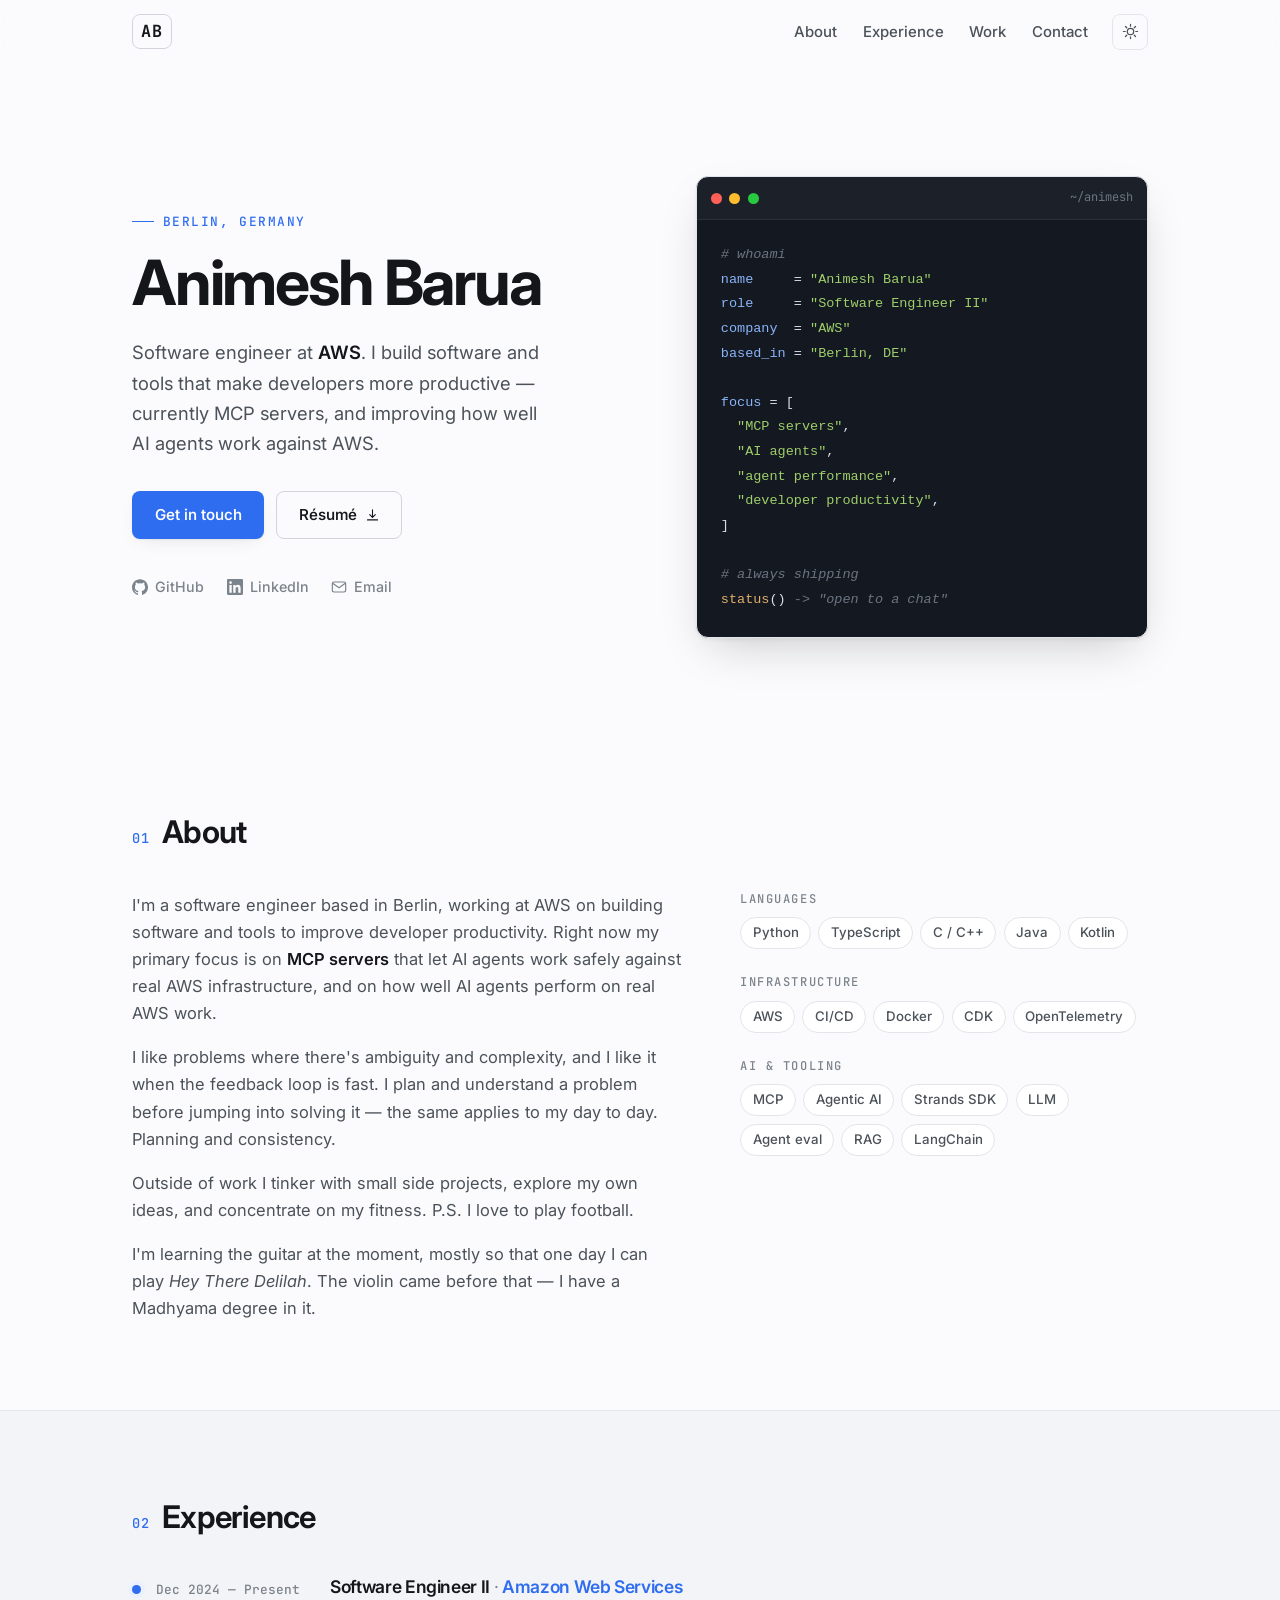
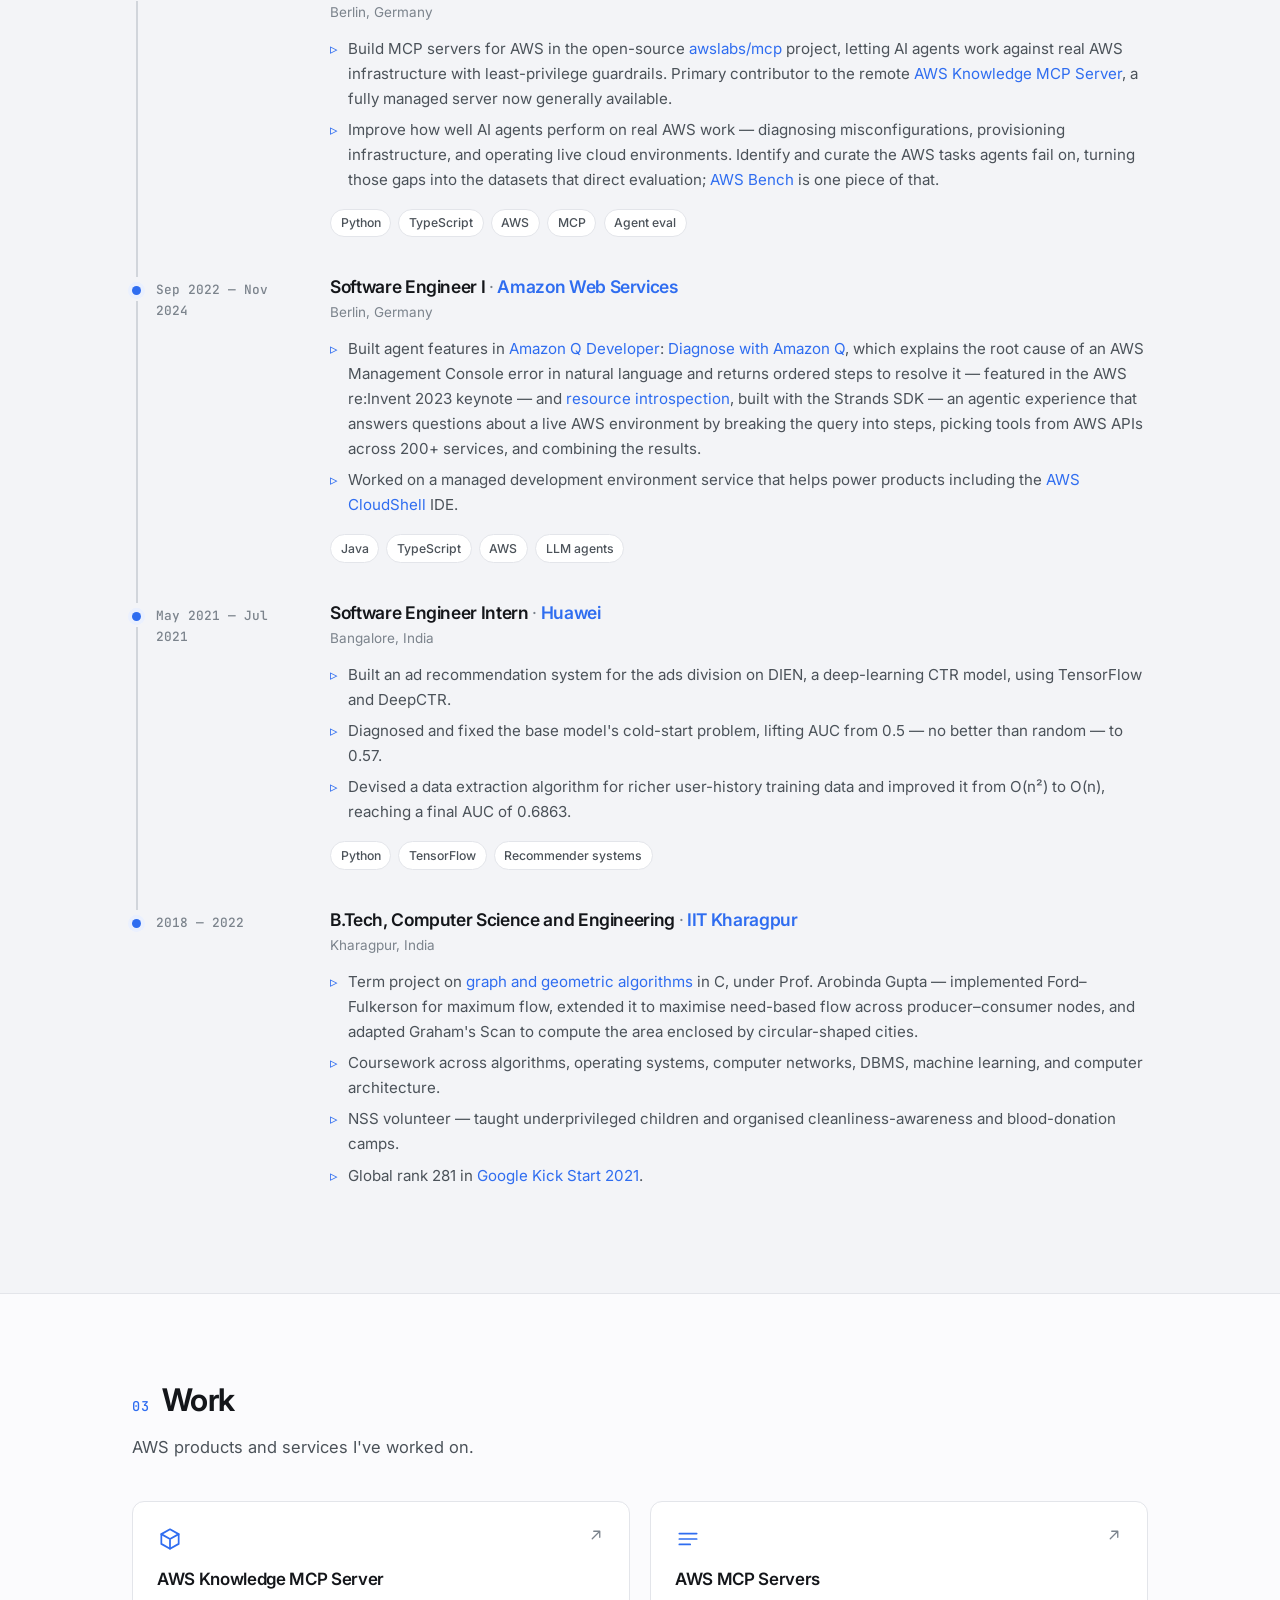
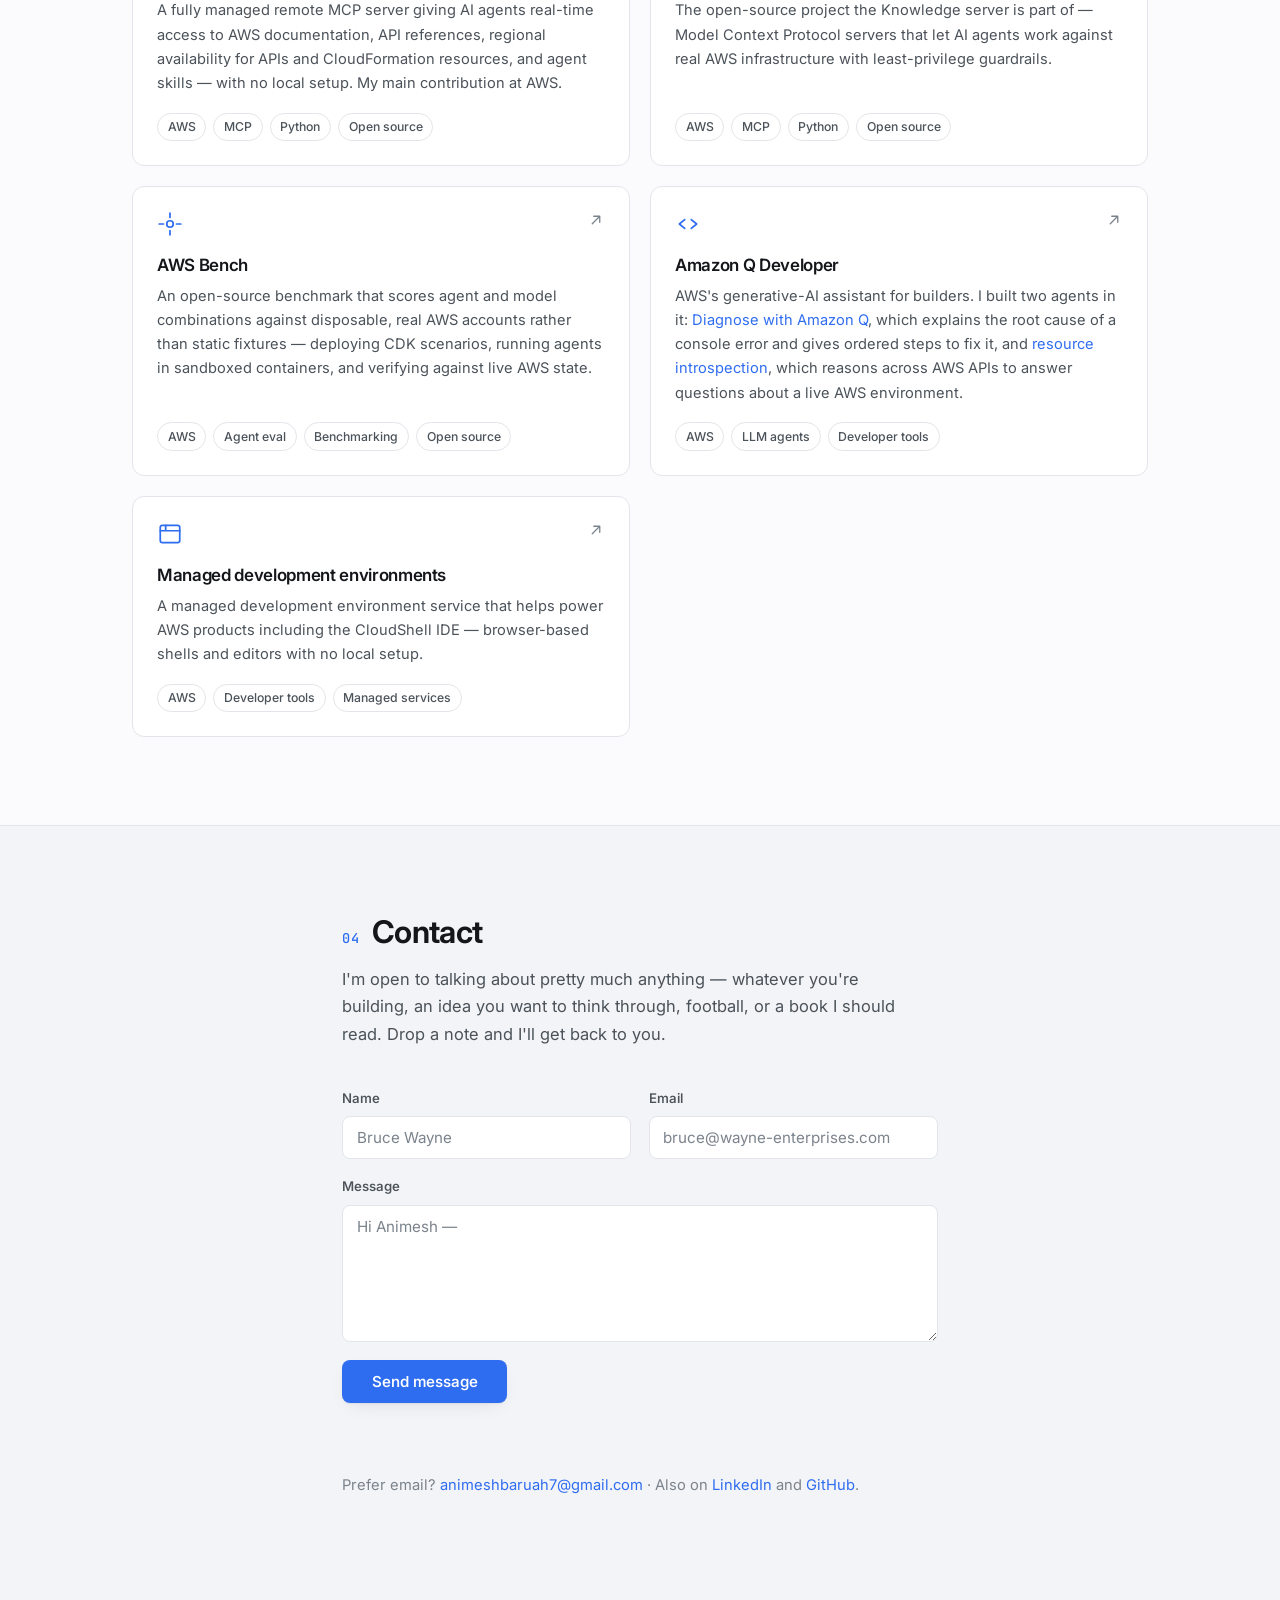
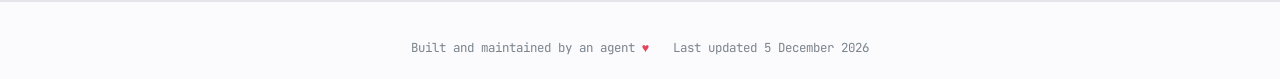
<file: index.html>
<!DOCTYPE html>
<html lang="en">
<head>
<meta charset="utf-8">
<meta name="viewport" content="width=device-width, initial-scale=1">
<title>Animesh Barua — Software Engineer</title>
<meta name="description" content="Animesh Barua — software engineer at AWS in Berlin. Building MCP servers for AWS, and working on agent evaluation and benchmarking.">

<!-- Social preview -->
<meta property="og:title" content="Animesh Barua — Software Engineer">
<meta property="og:description" content="Software engineer at AWS in Berlin. Building MCP servers for AWS, and working on agent evaluation and benchmarking.">
<meta property="og:type" content="website">
<meta property="og:url" content="https://animebar.github.io/">
<meta property="og:image" content="https://avatars.githubusercontent.com/u/45335572?v=4">
<meta name="twitter:card" content="summary">

<link rel="canonical" href="https://animebar.github.io/">

<!-- Set the theme before the stylesheet loads, so dark-mode visitors never
     see a flash of the light theme. main.js re-applies the same value once
     it runs; this block only exists to win the race against first paint.
     404.html carries its own copy. -->
<script>
  (function () {
    var saved = null;
    try { saved = localStorage.getItem('theme'); } catch (e) { /* private mode */ }
    var dark = saved
      ? saved === 'dark'
      : window.matchMedia && window.matchMedia('(prefers-color-scheme: dark)').matches;
    document.documentElement.setAttribute('data-theme', dark ? 'dark' : 'light');
  })();
</script>

<link rel="icon" href="data:image/svg+xml,<svg xmlns='http://www.w3.org/2000/svg' viewBox='0 0 100 100'><text y='.9em' font-size='90'>⌘</text></svg>">
<link rel="preconnect" href="https://fonts.googleapis.com">
<link rel="preconnect" href="https://fonts.gstatic.com" crossorigin>
<link href="https://fonts.googleapis.com/css2?family=Inter:wght@400;500;600;700&family=JetBrains+Mono:wght@400;500&display=swap" rel="stylesheet">
<link rel="stylesheet" href="assets/style.css">

<!-- Structured data: tells search engines this page is a person, and ties
     it to the GitHub and LinkedIn profiles of the same person. Keep the
     facts here in sync with the page itself. -->
<script type="application/ld+json">
{
  "@context": "https://schema.org",
  "@type": "Person",
  "name": "Animesh Barua",
  "url": "https://animebar.github.io/",
  "image": "https://avatars.githubusercontent.com/u/45335572?v=4",
  "jobTitle": "Software Engineer II",
  "worksFor": {
    "@type": "Organization",
    "name": "Amazon Web Services",
    "url": "https://aws.amazon.com/"
  },
  "alumniOf": {
    "@type": "CollegeOrUniversity",
    "name": "Indian Institute of Technology Kharagpur",
    "url": "https://www.iitkgp.ac.in/"
  },
  "address": {
    "@type": "PostalAddress",
    "addressLocality": "Berlin",
    "addressCountry": "DE"
  },
  "knowsAbout": [
    "Model Context Protocol",
    "AI agents",
    "Agent evaluation",
    "Developer tooling",
    "Amazon Web Services"
  ],
  "sameAs": [
    "https://github.com/animebar",
    "https://www.linkedin.com/in/animesh-barua-077406182/"
  ]
}
</script>
</head>
<body>

<a class="skip-link" href="#main">Skip to content</a>

<header class="site-header">
  <nav class="nav" aria-label="Main">
    <a class="nav-brand" href="#top">AB</a>
    <ul class="nav-links">
      <li><a href="#about">About</a></li>
      <li><a href="#experience">Experience</a></li>
      <li><a href="#work">Work</a></li>
      <li><a href="#contact">Contact</a></li>
    </ul>
    <button id="theme-toggle" class="theme-toggle" type="button" aria-label="Toggle dark mode">
      <svg class="icon-sun" viewBox="0 0 24 24" aria-hidden="true"><circle cx="12" cy="12" r="4.5"/><path d="M12 2v2.5M12 19.5V22M2 12h2.5M19.5 12H22M4.9 4.9l1.8 1.8M17.3 17.3l1.8 1.8M19.1 4.9l-1.8 1.8M6.7 17.3l-1.8 1.8"/></svg>
      <svg class="icon-moon" viewBox="0 0 24 24" aria-hidden="true"><path d="M20 14.5A8.5 8.5 0 1 1 9.5 4a7 7 0 0 0 10.5 10.5z"/></svg>
    </button>
  </nav>
</header>

<main id="main">

  <!-- ============ HERO ============ -->
  <section class="hero" id="top">
    <div class="wrap hero-inner">
      <div class="hero-text">
        <p class="eyebrow">Berlin, Germany</p>
        <h1>Animesh Barua</h1>
        <p class="tagline">
          Software engineer at <strong>AWS</strong>. I build software and tools
          that make developers more productive — currently MCP servers, and
          improving how well AI agents work against AWS.
        </p>
        <div class="hero-actions">
          <a class="btn btn-primary" href="#contact">Get in touch</a>
          <a class="btn btn-ghost" href="assets/resume.pdf">
            Résumé
            <svg viewBox="0 0 24 24" aria-hidden="true" class="btn-icon"><path d="M12 3v12m0 0l-4.5-4.5M12 15l4.5-4.5M4 19h16"/></svg>
          </a>
        </div>
        <ul class="socials" aria-label="Profiles">
          <li><a href="https://github.com/animebar" aria-label="GitHub">
            <svg viewBox="0 0 24 24" aria-hidden="true"><path fill="currentColor" stroke="none" d="M12 .5C5.37.5 0 5.87 0 12.5c0 5.3 3.44 9.8 8.21 11.39.6.11.82-.26.82-.58v-2.03c-3.34.73-4.04-1.61-4.04-1.61-.55-1.39-1.34-1.76-1.34-1.76-1.09-.75.08-.73.08-.73 1.2.08 1.84 1.24 1.84 1.24 1.07 1.83 2.81 1.3 3.5 1 .11-.78.42-1.3.76-1.6-2.67-.3-5.47-1.34-5.47-5.96 0-1.32.47-2.4 1.24-3.24-.13-.3-.54-1.52.12-3.18 0 0 1.01-.32 3.3 1.23a11.5 11.5 0 0 1 6.01 0c2.29-1.55 3.3-1.23 3.3-1.23.66 1.66.25 2.88.12 3.18.77.84 1.24 1.92 1.24 3.24 0 4.63-2.81 5.65-5.49 5.95.43.37.81 1.1.81 2.22v3.29c0 .32.21.7.83.58C20.56 22.29 24 17.8 24 12.5 24 5.87 18.63.5 12 .5z"/></svg>
            <span>GitHub</span>
          </a></li>
          <li><a href="https://www.linkedin.com/in/animesh-barua-077406182/" aria-label="LinkedIn">
            <svg viewBox="0 0 24 24" aria-hidden="true"><path fill="currentColor" stroke="none" d="M20.45 20.45h-3.55v-5.57c0-1.33-.02-3.04-1.85-3.04-1.85 0-2.14 1.45-2.14 2.94v5.67H9.35V9h3.41v1.56h.05a3.74 3.74 0 0 1 3.37-1.85c3.6 0 4.27 2.37 4.27 5.46v6.28zM5.34 7.43a2.06 2.06 0 1 1 0-4.13 2.06 2.06 0 0 1 0 4.13zM7.12 20.45H3.56V9h3.56v11.45zM22.22 0H1.77C.79 0 0 .77 0 1.73v20.54C0 23.23.79 24 1.77 24h20.45c.98 0 1.78-.77 1.78-1.73V1.73C24 .77 23.2 0 22.22 0z"/></svg>
            <span>LinkedIn</span>
          </a></li>
          <li><a href="mailto:animeshbaruah7@gmail.com" aria-label="Email">
            <svg viewBox="0 0 24 24" aria-hidden="true"><rect x="2" y="4.5" width="20" height="15" rx="2.5"/><path d="M2.5 6.5l9.5 6.5 9.5-6.5"/></svg>
            <span>Email</span>
          </a></li>
        </ul>
      </div>
      <div class="hero-card" aria-hidden="true">
        <div class="hero-card-bar">
          <span></span><span></span><span></span>
          <em>~/animesh</em>
        </div>
<pre class="hero-card-body"><code><span class="c-com"># whoami</span>
<span class="c-key">name</span>     = <span class="c-str">"Animesh Barua"</span>
<span class="c-key">role</span>     = <span class="c-str">"Software Engineer II"</span>
<span class="c-key">company</span>  = <span class="c-str">"AWS"</span>
<span class="c-key">based_in</span> = <span class="c-str">"Berlin, DE"</span>

<span class="c-key">focus</span> = [
  <span class="c-str">"MCP servers"</span>,
  <span class="c-str">"AI agents"</span>,
  <span class="c-str">"agent performance"</span>,
  <span class="c-str">"developer productivity"</span>,
]

<span class="c-com"># always shipping</span>
<span class="c-fn">status</span>() <span class="c-com">-> "open to a chat"</span></code></pre>
      </div>
    </div>
  </section>

  <!-- ============ ABOUT ============ -->
  <section class="section" id="about">
    <div class="wrap">
      <h2 class="section-title"><span class="section-num">01</span> About</h2>
      <div class="about-grid">
        <div class="prose">
          <p>
            I'm a software engineer based in Berlin, working at AWS on building
            software and tools to improve developer productivity. Right now my
            primary focus is on <strong>MCP servers</strong> that let AI agents
            work safely against real AWS infrastructure, and on how well AI
            agents perform on real AWS work.
          </p>
          <p>
            I like problems where there's ambiguity and complexity, and I like
            it when the feedback loop is fast. I plan and understand a problem
            before jumping into solving it — the same applies to my day to day.
            Planning and consistency.
          </p>
          <p>
            Outside of work I tinker with small side projects, explore my own
            ideas, and concentrate on my fitness. P.S. I love to play football.
          </p>
          <p>
            I'm learning the guitar at the moment, mostly so that one day I can
            play <em>Hey There Delilah</em>. The violin came before that — I
            have a Madhyama degree in it.
          </p>
        </div>
        <div class="skills">
          <div class="skill-group">
            <h3>Languages</h3>
            <ul class="tags">
              <li>Python</li><li>TypeScript</li><li>C / C++</li>
              <li>Java</li><li>Kotlin</li>
            </ul>
          </div>
          <div class="skill-group">
            <h3>Infrastructure</h3>
            <ul class="tags">
              <li>AWS</li><li>CI/CD</li><li>Docker</li>
              <li>CDK</li><li>OpenTelemetry</li>
            </ul>
          </div>
          <div class="skill-group">
            <h3>AI &amp; Tooling</h3>
            <ul class="tags">
              <li>MCP</li><li>Agentic AI</li><li>Strands SDK</li><li>LLM</li>
              <li>Agent eval</li><li>RAG</li><li>LangChain</li>
            </ul>
          </div>
        </div>
      </div>
    </div>
  </section>

  <!-- ============ EXPERIENCE ============ -->
  <section class="section section-alt" id="experience">
    <div class="wrap">
      <h2 class="section-title"><span class="section-num">02</span> Experience</h2>
      <ol class="timeline">
        <li class="timeline-item">
          <div class="timeline-meta">Dec 2024 — Present</div>
          <div class="timeline-body">
            <h3>Software Engineer II <span class="at">·</span> <span class="org"><a href="https://aws.amazon.com/">Amazon Web Services</a></span></h3>
            <p class="loc">Berlin, Germany</p>
            <ul>
              <li>Build MCP servers for AWS in the open-source <a href="https://github.com/awslabs/mcp">awslabs/mcp</a> project, letting AI agents work against real AWS infrastructure with least-privilege guardrails. Primary contributor to the remote <a href="https://awslabs.github.io/mcp/servers/aws-knowledge-mcp-server">AWS Knowledge MCP Server</a>, a fully managed server now generally available.</li>
              <li>Improve how well AI agents perform on real AWS work — diagnosing misconfigurations, provisioning infrastructure, and operating live cloud environments. Identify and curate the AWS tasks agents fail on, turning those gaps into the datasets that direct evaluation; <a href="https://github.com/aws-bench/aws-bench">AWS Bench</a> is one piece of that.</li>
            </ul>
            <ul class="tags small">
              <li>Python</li><li>TypeScript</li><li>AWS</li><li>MCP</li><li>Agent eval</li>
            </ul>
          </div>
        </li>
        <li class="timeline-item">
          <div class="timeline-meta">Sep 2022 — Nov 2024</div>
          <div class="timeline-body">
            <h3>Software Engineer I <span class="at">·</span> <span class="org"><a href="https://aws.amazon.com/">Amazon Web Services</a></span></h3>
            <p class="loc">Berlin, Germany</p>
            <ul>
              <li>Built agent features in <a href="https://aws.amazon.com/q/developer/">Amazon Q Developer</a>: <a href="https://aws.amazon.com/blogs/devops/unlocking-aws-console-diagnosing-errors-with-amazon-q-developer/">Diagnose with Amazon Q</a>, which explains the root cause of an AWS Management Console error in natural language and returns ordered steps to resolve it — featured in the AWS re:Invent 2023 keynote — and <a href="https://docs.aws.amazon.com/amazonq/latest/qdeveloper-ug/chat-actions.html">resource introspection</a>, built with the Strands SDK — an agentic experience that answers questions about a live AWS environment by breaking the query into steps, picking tools from AWS APIs across 200+ services, and combining the results.</li>
              <li>Worked on a managed development environment service that helps power products including the <a href="https://aws.amazon.com/cloudshell/">AWS CloudShell</a> IDE.</li>
            </ul>
            <ul class="tags small">
              <li>Java</li><li>TypeScript</li><li>AWS</li><li>LLM agents</li>
            </ul>
          </div>
        </li>
        <li class="timeline-item">
          <div class="timeline-meta">May 2021 — Jul 2021</div>
          <div class="timeline-body">
            <h3>Software Engineer Intern <span class="at">·</span> <span class="org"><a href="https://www.huawei.com/">Huawei</a></span></h3>
            <p class="loc">Bangalore, India</p>
            <ul>
              <li>Built an ad recommendation system for the ads division on DIEN, a deep-learning CTR model, using TensorFlow and DeepCTR.</li>
              <li>Diagnosed and fixed the base model's cold-start problem, lifting AUC from 0.5 — no better than random — to 0.57.</li>
              <li>Devised a data extraction algorithm for richer user-history training data and improved it from O(n²) to O(n), reaching a final AUC of 0.6863.</li>
            </ul>
            <ul class="tags small">
              <li>Python</li><li>TensorFlow</li><li>Recommender systems</li>
            </ul>
          </div>
        </li>
        <li class="timeline-item">
          <div class="timeline-meta">2018 — 2022</div>
          <div class="timeline-body">
            <h3>B.Tech, Computer Science and Engineering <span class="at">·</span> <span class="org"><a href="https://www.iitkgp.ac.in/">IIT Kharagpur</a></span></h3>
            <p class="loc">Kharagpur, India</p>
            <ul>
              <li>Term project on <a href="https://github.com/animebar/Algorithms-2-IIT-KGP_SEM5">graph and geometric algorithms</a> in C, under Prof. Arobinda Gupta — implemented Ford–Fulkerson for maximum flow, extended it to maximise need-based flow across producer–consumer nodes, and adapted Graham's Scan to compute the area enclosed by circular-shaped cities.</li>
              <li>Coursework across algorithms, operating systems, computer networks, DBMS, machine learning, and computer architecture.</li>
              <li>NSS volunteer — taught underprivileged children and organised cleanliness-awareness and blood-donation camps.</li>
              <li>Global rank 281 in <a href="assets/kickstart-2021-certificate.pdf">Google Kick Start 2021</a>.</li>
            </ul>
          </div>
        </li>
      </ol>
    </div>
  </section>

  <!-- ============ PROJECTS ============ -->
  <section class="section" id="work">
    <div class="wrap">
      <h2 class="section-title"><span class="section-num">03</span> Work</h2>
      <p class="section-lede">
        AWS products and services I've worked on.
      </p>
      <div class="cards">

        <article class="card">
          <div class="card-top">
            <svg class="card-icon" viewBox="0 0 24 24" aria-hidden="true"><path d="M12 3l8 4.5v9L12 21l-8-4.5v-9L12 3z"/><path d="M12 12l8-4.5M12 12v9M12 12L4 7.5"/></svg>
            <a class="card-link" href="https://awslabs.github.io/mcp/servers/aws-knowledge-mcp-server" aria-label="Read the AWS Knowledge MCP Server docs">
              <svg viewBox="0 0 24 24" aria-hidden="true"><path d="M7 17L17 7M17 7H9M17 7v8"/></svg>
            </a>
          </div>
          <h3>AWS Knowledge MCP Server</h3>
          <p>
            A fully managed remote MCP server giving AI agents real-time access
            to AWS documentation, API references, regional availability for APIs
            and CloudFormation resources, and agent skills — with no local
            setup. My main contribution at AWS.
          </p>
          <ul class="tags small"><li>AWS</li><li>MCP</li><li>Python</li><li>Open source</li></ul>
        </article>

        <article class="card">
          <div class="card-top">
            <svg class="card-icon" viewBox="0 0 24 24" aria-hidden="true"><path d="M4 7h16M4 12h16M4 17h10"/></svg>
            <a class="card-link" href="https://github.com/awslabs/mcp" aria-label="View AWS MCP Servers on GitHub">
              <svg viewBox="0 0 24 24" aria-hidden="true"><path d="M7 17L17 7M17 7H9M17 7v8"/></svg>
            </a>
          </div>
          <h3>AWS MCP Servers</h3>
          <p>
            The open-source project the Knowledge server is part of — Model
            Context Protocol servers that let AI agents work against real AWS
            infrastructure with least-privilege guardrails.
          </p>
          <ul class="tags small"><li>AWS</li><li>MCP</li><li>Python</li><li>Open source</li></ul>
        </article>

        <article class="card">
          <div class="card-top">
            <svg class="card-icon" viewBox="0 0 24 24" aria-hidden="true"><circle cx="12" cy="12" r="3"/><path d="M12 2v4M12 18v4M2 12h4M18 12h4"/></svg>
            <a class="card-link" href="https://github.com/aws-bench/aws-bench" aria-label="View AWS Bench on GitHub">
              <svg viewBox="0 0 24 24" aria-hidden="true"><path d="M7 17L17 7M17 7H9M17 7v8"/></svg>
            </a>
          </div>
          <h3>AWS Bench</h3>
          <p>
            An open-source benchmark that scores agent and model combinations
            against disposable, real AWS accounts rather than static fixtures —
            deploying CDK scenarios, running agents in sandboxed containers,
            and verifying against live AWS state.
          </p>
          <ul class="tags small"><li>AWS</li><li>Agent eval</li><li>Benchmarking</li><li>Open source</li></ul>
        </article>

        <article class="card">
          <div class="card-top">
            <svg class="card-icon" viewBox="0 0 24 24" aria-hidden="true"><path d="M9 8l-5 4 5 4M15 8l5 4-5 4"/></svg>
            <a class="card-link" href="https://aws.amazon.com/q/developer/" aria-label="Learn about Amazon Q Developer">
              <svg viewBox="0 0 24 24" aria-hidden="true"><path d="M7 17L17 7M17 7H9M17 7v8"/></svg>
            </a>
          </div>
          <h3>Amazon Q Developer</h3>
          <p>
            AWS's generative-AI assistant for builders. I built two agents in
            it: <a href="https://aws.amazon.com/blogs/devops/unlocking-aws-console-diagnosing-errors-with-amazon-q-developer/">Diagnose
            with Amazon Q</a>, which explains the root cause of a console error
            and gives ordered steps to fix it, and
            <a href="https://docs.aws.amazon.com/amazonq/latest/qdeveloper-ug/chat-actions.html">resource
            introspection</a>, which reasons across AWS APIs to answer questions
            about a live AWS environment.
          </p>
          <ul class="tags small"><li>AWS</li><li>LLM agents</li><li>Developer tools</li></ul>
        </article>

        <article class="card">
          <div class="card-top">
            <svg class="card-icon" viewBox="0 0 24 24" aria-hidden="true"><rect x="3" y="4" width="18" height="16" rx="2"/><path d="M3 9h18M8 4v5"/></svg>
            <a class="card-link" href="https://aws.amazon.com/cloudshell/" aria-label="Learn about AWS CloudShell">
              <svg viewBox="0 0 24 24" aria-hidden="true"><path d="M7 17L17 7M17 7H9M17 7v8"/></svg>
            </a>
          </div>
          <h3>Managed development environments</h3>
          <p>
            A managed development environment service that helps power AWS
            products including the CloudShell IDE — browser-based shells and
            editors with no local setup.
          </p>
          <ul class="tags small"><li>AWS</li><li>Developer tools</li><li>Managed services</li></ul>
        </article>

      </div>
    </div>
  </section>

  <!-- ============ CONTACT ============ -->
  <section class="section section-alt" id="contact">
    <div class="wrap contact-wrap">
      <h2 class="section-title"><span class="section-num">04</span> Contact</h2>
      <p class="section-lede">
        I'm open to talking about pretty much anything — whatever you're
        building, an idea you want to think through, football, or a book I
        should read. Drop a note and I'll get back to you.
      </p>

      <!-- Posts to Formspree, which forwards to animeshbaruah7@gmail.com.
           Free tier: 50 submissions/month, 30 days of history in their
           dashboard — so treat your inbox as the real record. -->
      <form id="contact-form" class="form"
            action="https://formspree.io/f/xvzelyon"
            method="POST">
        <div class="form-row">
          <div class="field">
            <label for="name">Name</label>
            <input type="text" id="name" name="name" autocomplete="name"
                   required placeholder="Bruce Wayne">
          </div>
          <div class="field">
            <label for="email">Email</label>
            <input type="email" id="email" name="email" autocomplete="email"
                   required placeholder="bruce@wayne-enterprises.com">
          </div>
        </div>
        <div class="field">
          <label for="message">Message</label>
          <textarea id="message" name="message" rows="6" required
                    placeholder="Hi Animesh —"></textarea>
        </div>

        <!-- Sets the email subject line Formspree sends you. -->
        <input type="hidden" name="_subject" value="New message from your website">

        <!-- Honeypot: bots fill this, humans never see it. -->
        <div class="honeypot" aria-hidden="true">
          <label for="_gotcha">Leave this empty</label>
          <input type="text" id="_gotcha" name="_gotcha" tabindex="-1" autocomplete="off">
        </div>

        <button type="submit" class="btn btn-primary btn-submit">
          <span class="btn-label">Send message</span>
          <span class="spinner" aria-hidden="true"></span>
        </button>

        <p class="form-status" id="form-status" role="status" aria-live="polite"></p>
      </form>

      <p class="contact-alt">
        Prefer email? <a href="mailto:animeshbaruah7@gmail.com">animeshbaruah7@gmail.com</a>
        · Also on <a href="https://www.linkedin.com/in/animesh-barua-077406182/">LinkedIn</a>
        and <a href="https://github.com/animebar">GitHub</a>.
      </p>
    </div>
  </section>

</main>

<footer class="site-footer">
  <div class="wrap footer-inner">
    <p class="footer-note">Built and maintained by an agent <span class="heart" aria-label="love">&#9829;</span></p>
    <!-- The date is refreshed from the page's Last-Modified header on load.
         The value below is the no-JS fallback — bump it if you ever care
         that non-JS visitors see the right date. -->
    <p class="footer-note">Last updated <time id="updated" datetime="2026-08-01">1 August 2026</time></p>
  </div>
</footer>

<script src="assets/main.js"></script>
</body>
</html>
</file>
<file: assets/style.css>
/* =========================================================
   Animesh Barua — personal site
   Plain CSS, no build step, no dependencies.
   Design tokens live in :root so you can restyle the whole
   site by editing a handful of values here.
   ========================================================= */

/* ---------- Tokens: light theme (default) ---------- */
:root {
  --bg:            #fbfbfd;
  --bg-alt:        #f3f4f7;
  --surface:       #ffffff;
  --border:        #e3e5ea;
  --border-strong: #d1d5db;

  --text:          #14161a;
  --text-soft:     #4b5259;
  --text-faint:    #7b838c;

  --accent:        #2f6df0;
  --accent-hover:  #1f57cc;
  --accent-soft:   #eaf0fe;

  --code-bg:       #141821;
  --code-text:     #d8dee9;
  --code-key:      #8ab4f8;
  --code-str:      #9ece6a;
  --code-com:      #6b7480;
  --code-fn:       #e0af68;

  --radius:        12px;
  --radius-sm:     8px;
  --shadow:        0 1px 2px rgba(16,20,28,.05), 0 6px 20px -8px rgba(16,20,28,.12);
  --shadow-lg:     0 2px 4px rgba(16,20,28,.05), 0 18px 44px -14px rgba(16,20,28,.22);

  --wrap:          1080px;
  --font:          'Inter', -apple-system, BlinkMacSystemFont, 'Segoe UI', Roboto, sans-serif;
  --mono:          'JetBrains Mono', ui-monospace, SFMono-Regular, Menlo, monospace;
}

/* ---------- Tokens: dark theme ---------- */
:root[data-theme="dark"] {
  --bg:            #0d0f13;
  --bg-alt:        #12151b;
  --surface:       #171b22;
  --border:        #262c36;
  --border-strong: #333b47;

  --text:          #eef1f5;
  --text-soft:     #a8b1bd;
  --text-faint:    #737d8a;

  --accent:        #5b8cff;
  --accent-hover:  #7ba3ff;
  --accent-soft:   #1a2340;

  --code-bg:       #0a0c10;

  --shadow:        0 1px 2px rgba(0,0,0,.4), 0 6px 20px -8px rgba(0,0,0,.6);
  --shadow-lg:     0 2px 4px rgba(0,0,0,.4), 0 18px 44px -14px rgba(0,0,0,.7);
}

/* ---------- Reset ---------- */
*, *::before, *::after { box-sizing: border-box; }
html {
  -webkit-text-size-adjust: 100%;
  overflow-x: hidden; /* belt-and-braces guard against sideways scroll */
}

html:focus-within { scroll-behavior: smooth; }
@media (prefers-reduced-motion: reduce) {
  html:focus-within { scroll-behavior: auto; }
  *, *::before, *::after { animation-duration: .01ms !important; transition-duration: .01ms !important; }
}

body {
  margin: 0;
  font-family: var(--font);
  font-size: 16.5px;
  line-height: 1.65;
  color: var(--text);
  background: var(--bg);
  -webkit-font-smoothing: antialiased;
  transition: background-color .25s ease, color .25s ease;
}

h1, h2, h3 { line-height: 1.2; letter-spacing: -.02em; margin: 0; }
p { margin: 0 0 1em; }
ul, ol { margin: 0; padding: 0; list-style: none; }
img, svg { display: block; max-width: 100%; }
a { color: var(--accent); text-decoration: none; }
a:hover { color: var(--accent-hover); }

/* Consistent icon-stroke defaults: most inline SVGs are line icons. */
svg { fill: none; stroke: currentColor; stroke-width: 1.75; stroke-linecap: round; stroke-linejoin: round; }

:where(a, button, input, textarea):focus-visible {
  outline: 2px solid var(--accent);
  outline-offset: 2px;
  border-radius: 4px;
}

.skip-link {
  position: absolute; left: -9999px; top: 0;
  background: var(--accent); color: #fff;
  padding: .6rem 1rem; z-index: 100; border-radius: 0 0 var(--radius-sm) 0;
}
.skip-link:focus { left: 0; color: #fff; }

.wrap { width: 100%; max-width: var(--wrap); margin: 0 auto; padding: 0 clamp(1.25rem, 4vw, 2rem); }

/* =========================================================
   Header / nav
   ========================================================= */
.site-header {
  position: sticky; top: 0; z-index: 50;
  background: color-mix(in srgb, var(--bg) 82%, transparent);
  backdrop-filter: saturate(180%) blur(14px);
  border-bottom: 1px solid transparent;
  transition: border-color .2s ease, background-color .25s ease;
}
.site-header.scrolled { border-bottom-color: var(--border); }

.nav {
  max-width: var(--wrap); margin: 0 auto;
  padding: .85rem clamp(1.25rem, 4vw, 2rem);
  display: flex; align-items: center; gap: 1.5rem;
}
.nav-brand {
  font-family: var(--mono); font-weight: 700; font-size: 1.05rem;
  color: var(--text); letter-spacing: .06em;
  border: 1.5px solid var(--border-strong);
  border-radius: var(--radius-sm);
  padding: .18rem .5rem;
  transition: border-color .18s ease, color .18s ease;
}
.nav-brand:hover { border-color: var(--accent); color: var(--accent); }

.nav-links { display: flex; gap: 1.6rem; margin-left: auto; }
.nav-links a {
  font-size: .935rem; font-weight: 500; color: var(--text-soft);
  position: relative; padding: .2rem 0;
}
.nav-links a::after {
  content: ''; position: absolute; left: 0; bottom: -2px;
  width: 100%; height: 1.5px; background: var(--accent);
  transform: scaleX(0); transform-origin: left;
  transition: transform .22s ease;
}
.nav-links a:hover, .nav-links a.active { color: var(--text); }
.nav-links a:hover::after, .nav-links a.active::after { transform: scaleX(1); }

.theme-toggle {
  display: grid; place-items: center;
  width: 36px; height: 36px; padding: 0;
  background: transparent; color: var(--text-soft);
  border: 1px solid var(--border); border-radius: var(--radius-sm);
  cursor: pointer;
  transition: color .18s ease, border-color .18s ease, background-color .18s ease;
}
.theme-toggle:hover { color: var(--accent); border-color: var(--accent); background: var(--accent-soft); }
.theme-toggle svg { width: 17px; height: 17px; grid-area: 1 / 1; }
.theme-toggle .icon-moon { display: none; }
:root[data-theme="dark"] .theme-toggle .icon-sun { display: none; }
:root[data-theme="dark"] .theme-toggle .icon-moon { display: block; }

@media (max-width: 620px) {
  .nav-links { gap: 1.1rem; margin-left: 0; }
  .nav-links a { font-size: .875rem; }
  .nav-brand { display: none; }
}
/* Very narrow phones (iPhone SE, 320px): tighten the nav so the row
   doesn't spill past the viewport. */
@media (max-width: 360px) {
  .nav { gap: .75rem; padding-inline: 1rem; }
  .nav-links { gap: .8rem; }
  .nav-links a { font-size: .82rem; }
}

/* =========================================================
   Hero
   ========================================================= */
.hero { padding: clamp(3.5rem, 9vw, 7rem) 0 clamp(3rem, 7vw, 5.5rem); }
.hero-inner {
  display: grid; grid-template-columns: 1.05fr .95fr;
  gap: clamp(2rem, 5vw, 4rem); align-items: center;
}
/* Grid children default to min-width:auto, so the wide <pre> inside
   .hero-card would refuse to shrink and push the page sideways on
   narrow screens. min-width:0 lets it scroll internally instead. */
.hero-text, .hero-card { min-width: 0; }

.eyebrow {
  font-family: var(--mono); font-size: .8rem; font-weight: 500;
  letter-spacing: .12em; text-transform: uppercase;
  color: var(--accent); margin: 0 0 .9rem;
  display: flex; align-items: center; gap: .55rem;
}
.eyebrow::before {
  content: ''; width: 22px; height: 1.5px; background: var(--accent);
}

.hero h1 {
  font-size: clamp(2.5rem, 6.5vw, 3.9rem);
  font-weight: 700; letter-spacing: -.035em;
  margin: 0 0 1rem;
}
.tagline {
  font-size: clamp(1.03rem, 2vw, 1.15rem);
  color: var(--text-soft); max-width: 34ch; margin-bottom: 2rem;
}
.tagline strong { color: var(--text); font-weight: 600; }

.hero-actions { display: flex; flex-wrap: wrap; gap: .75rem; margin-bottom: 2.25rem; }

.btn {
  display: inline-flex; align-items: center; justify-content: center; gap: .5rem;
  font-family: inherit; font-size: .945rem; font-weight: 550;
  padding: .68rem 1.35rem; border-radius: var(--radius-sm);
  border: 1px solid transparent; cursor: pointer;
  transition: transform .15s ease, background-color .18s ease,
              border-color .18s ease, color .18s ease, box-shadow .18s ease;
}
.btn:active { transform: translateY(1px); }
.btn-icon { width: 15px; height: 15px; }

.btn-primary { background: var(--accent); color: #fff; box-shadow: var(--shadow); }
.btn-primary:hover { background: var(--accent-hover); color: #fff; box-shadow: var(--shadow-lg); }

.btn-ghost { background: transparent; color: var(--text); border-color: var(--border-strong); }
.btn-ghost:hover { border-color: var(--accent); color: var(--accent); background: var(--accent-soft); }

.socials { display: flex; flex-wrap: wrap; gap: 1.4rem; }
.socials a {
  display: inline-flex; align-items: center; gap: .45rem;
  font-size: .89rem; font-weight: 500; color: var(--text-faint);
  transition: color .18s ease;
}
.socials a:hover { color: var(--accent); }
.socials svg { width: 16px; height: 16px; }

/* Terminal-style hero card */
.hero-card {
  background: var(--code-bg);
  border: 1px solid var(--border);
  border-radius: var(--radius);
  box-shadow: var(--shadow-lg);
  overflow: hidden;
}
.hero-card-bar {
  display: flex; align-items: center; gap: .45rem;
  padding: .7rem .9rem;
  background: rgba(255,255,255,.035);
  border-bottom: 1px solid rgba(255,255,255,.07);
}
.hero-card-bar span { width: 11px; height: 11px; border-radius: 50%; background: #3b4250; }
.hero-card-bar span:nth-child(1) { background: #ff5f57; }
.hero-card-bar span:nth-child(2) { background: #febc2e; }
.hero-card-bar span:nth-child(3) { background: #28c840; }
.hero-card-bar em {
  margin-left: auto; font-family: var(--mono); font-style: normal;
  font-size: .75rem; color: var(--code-com);
}
.hero-card-body {
  margin: 0; padding: 1.35rem 1.5rem 1.6rem;
  font-family: var(--mono); font-size: .845rem; line-height: 1.75;
  color: var(--code-text); overflow-x: auto;
}
.c-key { color: var(--code-key); }
.c-str { color: var(--code-str); }
.c-com { color: var(--code-com); font-style: italic; }
.c-fn  { color: var(--code-fn); }

@media (max-width: 860px) {
  .hero-inner { grid-template-columns: 1fr; }
  .hero-card { order: -1; }
  .tagline { max-width: 46ch; }
}
/* Scale the terminal text down on phones so the whole snippet fits
   without needing a horizontal swipe. */
@media (max-width: 480px) {
  .hero-card-body { font-size: .72rem; padding: 1.1rem 1.15rem 1.25rem; }
}

/* =========================================================
   Sections
   ========================================================= */
.section { padding: clamp(3.25rem, 8vw, 5.5rem) 0; }
.section-alt {
  background: var(--bg-alt);
  border-block: 1px solid var(--border);
  transition: background-color .25s ease, border-color .25s ease;
}

.section-title {
  display: flex; align-items: baseline; gap: .8rem;
  font-size: clamp(1.5rem, 3.4vw, 1.95rem); font-weight: 650;
  margin-bottom: .9rem;
}
.section-num {
  font-family: var(--mono); font-size: .85rem; font-weight: 500;
  color: var(--accent); letter-spacing: .04em;
}
.section-lede {
  color: var(--text-soft); max-width: 58ch; margin-bottom: 2.5rem;
}
.section-title + .cards, .section-title + .timeline,
.section-title + .about-grid { margin-top: 2.5rem; }

/* ---------- About ---------- */
.about-grid {
  display: grid; grid-template-columns: 1.15fr .85fr;
  gap: clamp(2rem, 5vw, 3.5rem);
}
.prose p { color: var(--text-soft); }
.prose strong { color: var(--text); font-weight: 600; }
.prose p:last-child { margin-bottom: 0; }

.skills { display: flex; flex-direction: column; gap: 1.6rem; }
.skill-group h3 {
  font-family: var(--mono); font-size: .755rem; font-weight: 500;
  letter-spacing: .13em; text-transform: uppercase;
  color: var(--text-faint); margin-bottom: .7rem;
}
.tags { display: flex; flex-wrap: wrap; gap: .45rem; }
.tags li {
  font-size: .83rem; font-weight: 500; color: var(--text-soft);
  background: var(--surface);
  border: 1px solid var(--border);
  border-radius: 100px; padding: .26rem .72rem;
  transition: border-color .18s ease, color .18s ease;
}
.tags li:hover { border-color: var(--accent); color: var(--accent); }
.tags.small li { font-size: .765rem; padding: .2rem .6rem; }

@media (max-width: 800px) { .about-grid { grid-template-columns: 1fr; } }

/* ---------- Experience timeline ---------- */
.timeline { display: flex; flex-direction: column; gap: 2.5rem; }
.timeline-item {
  display: grid; grid-template-columns: 150px 1fr; gap: 1.5rem;
  position: relative; padding-left: 1.5rem;
}
.timeline-item::before {
  content: ''; position: absolute; left: 0; top: .55rem;
  width: 9px; height: 9px; border-radius: 50%;
  background: var(--accent);
  box-shadow: 0 0 0 4px var(--accent-soft);
}
.timeline-item:not(:last-child)::after {
  content: ''; position: absolute; left: 4px; top: 1.5rem;
  width: 1.5px; height: calc(100% + 1rem);
  background: var(--border-strong);
}
.timeline-meta {
  font-family: var(--mono); font-size: .8rem; font-weight: 500;
  color: var(--text-faint); padding-top: .12rem;
}
.timeline-body h3 { font-size: 1.09rem; font-weight: 600; margin-bottom: .2rem; }
.timeline-body .at { color: var(--text-faint); font-weight: 400; }
.timeline-body .org { color: var(--accent); }
.timeline-body .loc {
  font-size: .845rem; color: var(--text-faint); margin-bottom: .85rem;
}
.timeline-body ul:not(.tags) { margin-bottom: 1rem; }
.timeline-body ul:not(.tags) li {
  position: relative; padding-left: 1.15rem;
  color: var(--text-soft); font-size: .945rem; margin-bottom: .4rem;
}
.timeline-body ul:not(.tags) li::before {
  content: '▹'; position: absolute; left: 0; color: var(--accent);
}

@media (max-width: 700px) {
  .timeline-item { grid-template-columns: 1fr; gap: .5rem; }
}

/* ---------- Project cards ---------- */
/* minmax(340px) lands 4 cards as a clean 2x2 at desktop width
   instead of an orphaned 3+1. Collapses to 1 column on mobile. */
.cards {
  display: grid; gap: 1.25rem;
  grid-template-columns: repeat(auto-fit, minmax(min(340px, 100%), 1fr));
}
.card {
  display: flex; flex-direction: column;
  background: var(--surface);
  border: 1px solid var(--border);
  border-radius: var(--radius);
  padding: 1.5rem;
  transition: transform .2s ease, box-shadow .2s ease, border-color .2s ease;
}
.card:hover {
  transform: translateY(-4px);
  box-shadow: var(--shadow-lg);
  border-color: var(--border-strong);
}
.card-top {
  display: flex; align-items: flex-start; justify-content: space-between;
  margin-bottom: 1.1rem;
}
.card-icon { width: 26px; height: 26px; color: var(--accent); stroke-width: 1.6; }
.card-link { color: var(--text-faint); }
.card-link svg { width: 18px; height: 18px; }
.card-link:hover { color: var(--accent); }
.card h3 { font-size: 1.06rem; font-weight: 600; margin-bottom: .55rem; }
.card p { font-size: .915rem; color: var(--text-soft); margin-bottom: 1.1rem; }
.card .tags { margin-top: auto; }

/* =========================================================
   Contact form
   ========================================================= */
.contact-wrap { max-width: 660px; }
.form { display: flex; flex-direction: column; gap: 1.1rem; }
.form-row { display: grid; grid-template-columns: 1fr 1fr; gap: 1.1rem; }
.field { display: flex; flex-direction: column; gap: .4rem; }
.field label {
  font-size: .83rem; font-weight: 550; color: var(--text-soft);
}
.field input, .field textarea {
  font-family: inherit; font-size: .95rem; color: var(--text);
  background: var(--surface);
  border: 1px solid var(--border);
  border-radius: var(--radius-sm);
  padding: .68rem .85rem;
  transition: border-color .18s ease, box-shadow .18s ease;
}
.field textarea { resize: vertical; min-height: 120px; }
.field input::placeholder, .field textarea::placeholder { color: var(--text-faint); }
.field input:focus, .field textarea:focus {
  outline: none;
  border-color: var(--accent);
  box-shadow: 0 0 0 3px var(--accent-soft);
}
/* Only flag invalid fields after the browser has actually
   complained — not while the visitor is still typing. */
.field input:user-invalid, .field textarea:user-invalid {
  border-color: #d13c3c;
}

/* Off-screen, not display:none — bots skip hidden fields. */
.honeypot {
  position: absolute; left: -9999px; width: 1px; height: 1px; overflow: hidden;
}

.btn-submit { align-self: flex-start; min-width: 165px; position: relative; }
.spinner {
  display: none; width: 15px; height: 15px;
  border: 2px solid rgba(255,255,255,.35);
  border-top-color: #fff; border-radius: 50%;
  animation: spin .65s linear infinite;
}
@keyframes spin { to { transform: rotate(360deg); } }
.form.is-sending .spinner { display: block; }
.form.is-sending .btn-submit { opacity: .8; pointer-events: none; }

.form-status { font-size: .9rem; margin: 0; min-height: 1.4em; }
.form-status.ok    { color: #17914b; }
.form-status.error { color: #d13c3c; }
:root[data-theme="dark"] .form-status.ok    { color: #4ade80; }
:root[data-theme="dark"] .form-status.error { color: #f87171; }

.contact-alt { margin-top: 2rem; font-size: .92rem; color: var(--text-faint); }

@media (max-width: 560px) { .form-row { grid-template-columns: 1fr; } }

/* =========================================================
   Footer
   ========================================================= */
.site-footer {
  padding: 2.25rem 0;
  border-top: 1px solid var(--border);
}
.footer-inner {
  display: flex; flex-wrap: wrap; gap: .5rem 1.5rem;
  align-items: center; justify-content: center;
  text-align: center;
}
.footer-inner p { margin: 0; font-size: .855rem; color: var(--text-faint); }
.footer-note { font-family: var(--mono); font-size: .78rem !important; }
.footer-note .heart { color: #e0455f; font-style: normal; }

/* =========================================================
   Scroll-in reveal (JS adds .visible)
   ========================================================= */
.reveal {
  opacity: 0; transform: translateY(16px);
  transition: opacity .55s ease, transform .55s ease;
}
.reveal.visible { opacity: 1; transform: none; }
@media (prefers-reduced-motion: reduce) {
  .reveal { opacity: 1; transform: none; }
}

/* =========================================================
   Print — makes Cmd+P a usable one-page resume
   ========================================================= */
@media print {
  .site-header, .theme-toggle, .hero-card, .hero-actions,
  #contact .form, .site-footer { display: none !important; }
  body { background: #fff; color: #000; font-size: 11pt; }
  .section, .hero { padding: .6rem 0; }
  .section-alt { background: #fff; border: none; }
  .card { break-inside: avoid; box-shadow: none; }
  a { color: #000; }
}
</file>
